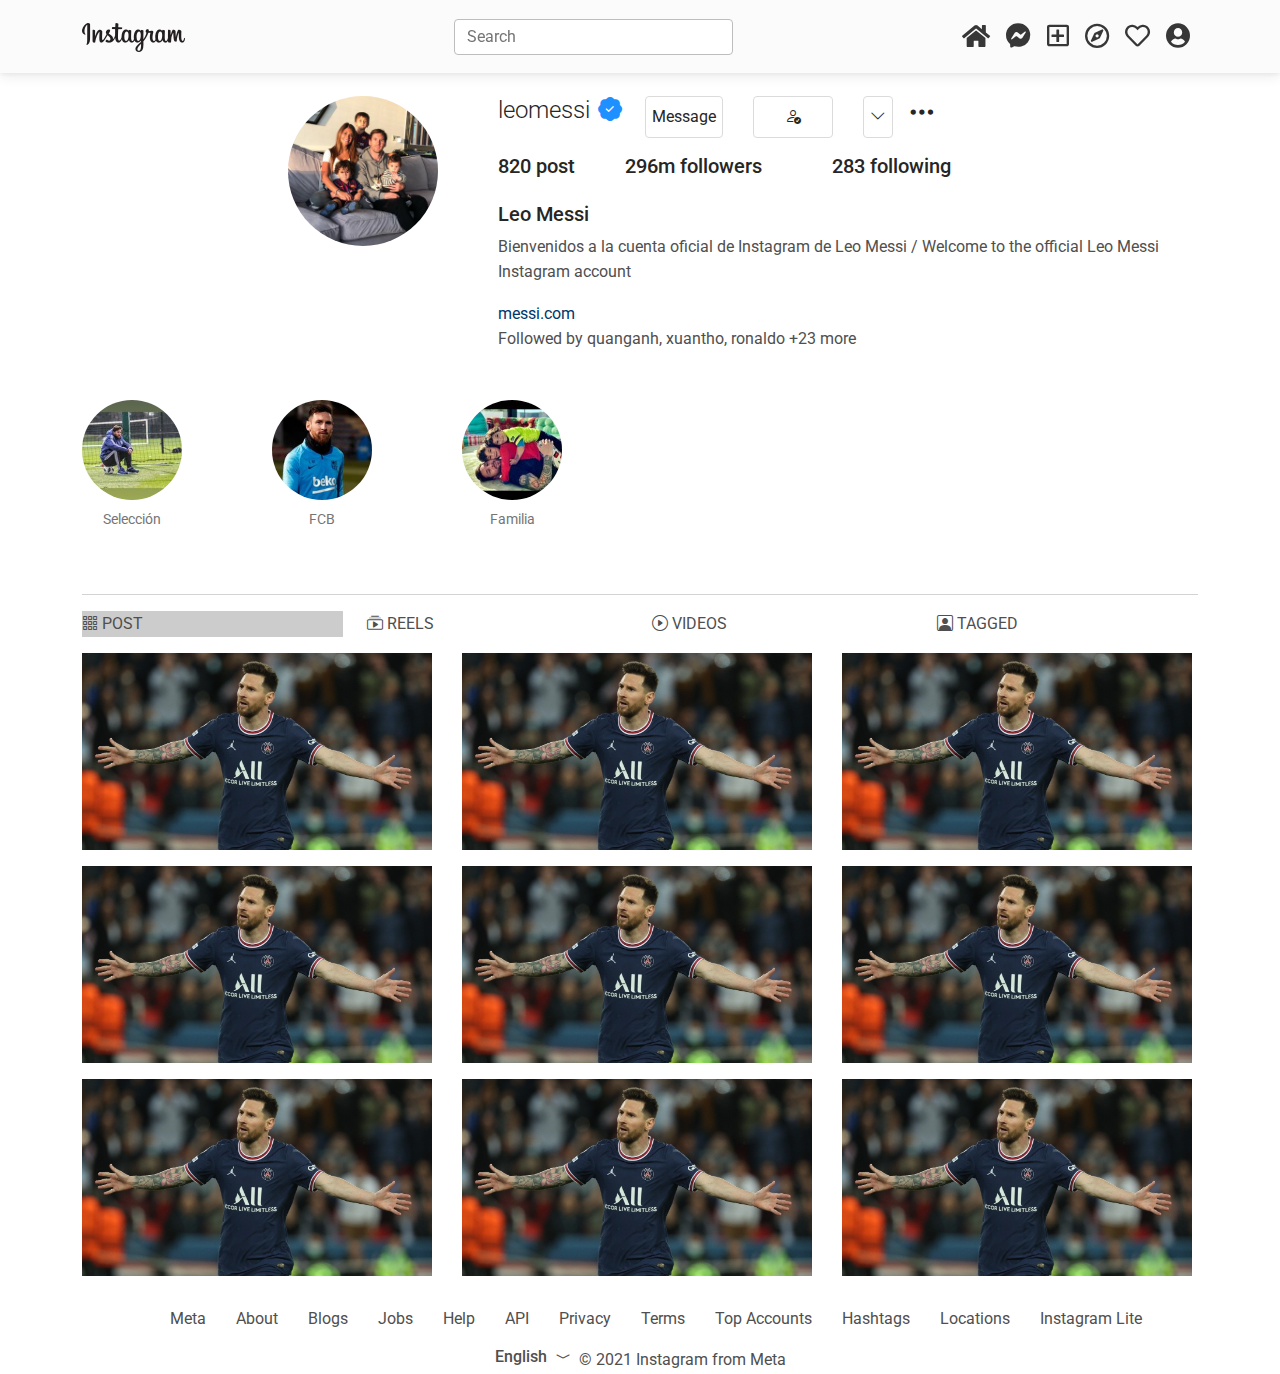
<file: user/leomessi.html>
<!doctype html>
<html lang="en">
    <head>
        <!-- Required meta tags -->
        <meta charset="utf-8">
        <meta name="viewport" content="width=device-width, initial-scale=1">
    
        <!-- Bootstrap CSS -->
        <link href="https://cdn.jsdelivr.net/npm/bootstrap@5.0.2/dist/css/bootstrap.min.css" rel="stylesheet" integrity="sha384-EVSTQN3/azprG1Anm3QDgpJLIm9Nao0Yz1ztcQTwFspd3yD65VohhpuuCOmLASjC" crossorigin="anonymous">
        <link rel="stylesheet" href="./access/css/profile.css" />
        <!-- Font Awesome -->
        <link
          href="https://cdnjs.cloudflare.com/ajax/libs/font-awesome/5.15.1/css/all.min.css"
          rel="stylesheet"
        />
        <!-- Google Fonts -->
        <link
          href="https://fonts.googleapis.com/css?family=Roboto:300,400,500,700&display=swap"
          rel="stylesheet"
        />
        <!-- MDB -->
        <link
          href="./access/css/mdb.min.css"
          rel="stylesheet"
        />
        <link rel="stylesheet" href="https://cdn.jsdelivr.net/npm/bootstrap-icons@1.7.2/font/bootstrap-icons.css">
    
        <title>Leomessi</title>
      </head>
  <body>
    <!-- for header -->
    
    <nav class="navbar fixed-top navbar-light bg-light">
        <div class="container">
         
            <div class="col-4">
              <a class="navbar-brand" href="#"><img src="./access/img/logo_instagram.png" alt=""></a>
            </div>
            <div class="col-3">
              <form class="d-flex input-group w-auto">
                <input
                  type="search"
                  class="form-control rounded"
                  placeholder="Search"
                  aria-label="Search"
                  aria-describedby="search-addon"
                />
            </div>
            <div class="col-5 justify-content-end d-flex">
              <a href="./index.html" class="icon p-2"><i class="fas fa-home"></i></a>
              <a href="./message.html" class="icon p-2"><i class="fab fa-facebook-messenger"></i></a>
              <a href="" class="icon p-2"><i class="far fa-plus-square"></i></a>
              <a href="" class="icon p-2"><i class="far fa-compass"></i></a>
              <a href="" class="icon p-2"><i class="far fa-heart"></i></a>
              <a href="" class="icon p-2"><i class="fas fa-user-circle"></i></a>
            </div>
        </div>
      </nav>
      <!-- for main -->
      <div class="container">
          <div class="messi_profile mt-5">
              <div class="row">
                  <div class="col-md-4 mt-5">
                    <p class="text-end"><img class="rounded-circle" style="width: 150px;" src="./access/img/leomessi.jpg" alt=""></p>
                  </div>
                  <div class="col-md-8 mt-5 px-5">
                      <div style="display: flex;" class="header_left">
                        <h4 class="fw-light" style="color: #262626;font-family: -apple-system, BlinkMacSystemFont, 'Segoe UI', Roboto, Oxygen, Ubuntu, Cantarell, 'Open Sans', 'Helvetica Neue', sans-serif;">leomessi<i style="color: #1E90FF;" class="bi bi-patch-check-fill px-2 "></i></h4>
                        <button style="margin: 0 15px;border-color: #dbdbdb; border-radius: 4px; border-style: solid; border-width: 1px; color: #262626; background-color: white;">Message</button>
                        <button style="width: 80px;margin: 0 15px;border-color: #dbdbdb; border-radius: 4px; border-style: solid; border-width: 1px; color: #262626; background-color: white;"><i class="bi bi-person-check"></i></button>
                        <button style="margin: 0 15px;border-color: #dbdbdb; border-radius: 4px; border-style: solid; border-width: 1px; color: #262626; background-color: white;"><i class="bi bi-chevron-down"></i></button>
                        <h3 style="color: #262626;"><i class="bi bi-three-dots"></i></h3>
                      </div>
                      <div style="display:flex;" class="header_left_2">
                        <h5 style="color: #262626;" class="mt-3">820 post</h5>
                        <h5 style="padding: 0 50px;color: #262626;" class="mt-3">296m followers</h5>
                        <h5 style="padding: 0 20px;color: #262626;" class="mt-3">283 following</h5>
                      </div>
                      <h5 style="color: #262626;" class="mt-3">Leo Messi</h5>
                      <p class="fw-normal">Bienvenidos a la cuenta oficial de Instagram de Leo Messi / Welcome to the official Leo Messi Instagram account</p>
                      <a style="color: #00376b;" href="">messi.com</a>
                      <p class="mb-5">Followed by quanganh, xuantho, ronaldo +23 more</p>
                  </div>
              </div>
              <div class="row">
                  <div class="col-md-2">
                    <figure class="figure">
                        <img style="cursor: pointer; width: 100px;" src="./access/img/1.jpg" class="figure-img img-fluid rounded-circle" alt="...">
                        <figcaption class="figure-caption text-center">Selección</figcaption>
                    </figure>
                  </div>
                  <div class="col-md-2">
                    <figure class="figure">
                        <img style="cursor: pointer; width: 100px;" src="./access/img/2.jpg" class="figure-img img-fluid rounded-circle" alt="...">
                        <figcaption class="figure-caption text-center">FCB</figcaption>
                    </figure>
                  </div>
                  <div class="col-md-2">
                    <figure class="figure">
                        <img style="cursor: pointer; width: 100px;" src="./access/img/3.jpg" class="figure-img img-fluid rounded-circle" alt="...">
                        <figcaption class="figure-caption text-center">Familia</figcaption>
                    </figure>
                  </div>
              </div>

          </div>
          <hr class="mt-5">
          <div class="tabs">
            <div class="row">
              <div class="col-3">
                <div class="tab-item active">
                  <i class="bi bi-grid-3x3-gap"></i>
                  POST
                </div>
              </div>
              <div class="col-3">
                <div class="tab-item">
                  <i class="bi bi-collection-play"></i>
                  REELS
                </div>
              </div>
             <div class="col-3">
              <div class="tab-item">
                <i class="bi bi-play-circle"></i>
                VIDEOS
              </div>
             </div>
             <div class="col-3">
              <div class="tab-item">
                <i class="bi bi-person-square"></i>
                TAGGED
              </div>
            </div>
              <div class="line"></div>
            </div>
            
          </div>
        
          <!-- Tab content -->
          <div class="tab-content">
            <div class="tab-pane active">
              <div class="row mt-3">
                <div class="col-md-4"><img class="gallery-item" style="width: 350px;cursor: pointer;" src="./access/img/messi1.jpg" alt=""></div>
                <div class="modal fade" id="gallery-modal" tabindex="-1" aria-labelledby="exampleModalLabel" aria-hidden="true">
                  <div class="modal-dialog modal-dialog-centered modal-xl">
                    <div class="modal-content">
                      <div class="modal-header">
                        <button type="button" class="btn-close" data-bs-dismiss="modal" aria-label="Close"></button>
                      </div>
                      <div class="modal-body">
                         <div class="row">
                           <div class="col-md-8">
                            <img style="width: 700px;" src="./access/img/messi.jpg" class="modal-img" alt="modal img">
                           </div>
                           <div class="col-md-4">
                            <img 
                            src="./access/img/messi.jpg"
                            style="border-radius: 50px;"
                            class="mt-3 mb-2"
                            height="28"
                            alt=""
                            loading="lazy"
                            />
                            <small class="fw-bold px-3">leomessi<i class="bi bi-patch-check-fill px-2 " style="color: #1E90FF;"></i></small>
                            <small>Verified
                              Solo puedo dar gracias por todo lo que me tocó vivir en este 2021. Más aún cuando mucha gente la pasó realmente mal por culpa del virus este de mierda que nunca se termina. Ojalá 2022 traiga mucha salud, que es lo que les deseo a todos para el nuevo año. Abrazo a todos!!!</small>
                            <div>
                              <img 
                            src="./access/img/ronaldo.jpg"
                            style="border-radius: 50px;"
                            class="mt-3 mb-2"
                            height="28"
                            alt=""
                            loading="lazy"
                            />
                            <small class="fw-bold px-3">cristiano<i class="bi bi-patch-check-fill px-2 " style="color: #1E90FF;"></i></small>
                            <small>Love you Leo</small>
                            <small><i style="color: red;" class="bi bi-heart-fill"></i></small>
                            <small><i style="color: red;" class="bi bi-heart-fill"></i></small>
                            <small><i style="color: red;" class="bi bi-heart-fill"></i></small>
                            
                            </div>
                            <hr style="color: gray;"> 
                            <i class="bi bi-heart"></i>
                            <i class="bi bi-chat px-3"></i>
                            <i class="bi bi-send-fill"></i>
                            <i style="float: right;" class="bi bi-bookmark"></i>
                            <div>
                              <img 
                            src="./access/img/ronaldo.jpg"
                            style="border-radius: 50px;"
                            class="mt-3 mb-2"
                            height="28"
                            alt=""
                            loading="lazy"
                            />
                              <small class="px-3">Liked by 
                                cristiano
                                 and 
                                9,479,221 others</small>
                            
                            </div>
                            <div class="input-group mb-3">
                              <span class="input-group-text"><i class="bi bi-emoji-smile"></i></span>
                              <input type="text" class="form-control" placeholder="Add a comment" aria-label="Amount (to the nearest dollar)">
                              <span style="color: rgb(0, 119, 255);cursor: pointer;" class="input-group-text">Post</span>
                              
                            </div>

                            
                           </div>
                         </div>
                      </div>
                    </div>
                  </div>
                </div>
                <div class="col-md-4"><img style="width: 350px;cursor: pointer;" src="./access/img/messi1.jpg" alt=""></div>
                <div class="col-md-4"><img style="width: 350px;cursor: pointer;" src="./access/img/messi1.jpg" alt=""></div>
              </div>
              <div class="row mt-3">
                <div class="col-md-4"><img style="width: 350px;cursor: pointer;" src="./access/img/messi1.jpg" alt=""></div>
                <div class="col-md-4"><img style="width: 350px;cursor: pointer;" src="./access/img/messi1.jpg" alt=""></div>
                <div class="col-md-4"><img style="width: 350px;cursor: pointer;" src="./access/img/messi1.jpg" alt=""></div>
              </div>
              <div class="row mt-3">
                <div class="col-md-4"><img style="width: 350px;cursor: pointer;" src="./access/img/messi1.jpg" alt=""></div>
                <div class="col-md-4"><img style="width: 350px;cursor: pointer;" src="./access/img/messi1.jpg" alt=""></div>
                <div class="col-md-4"><img style="width: 350px;cursor: pointer;" src="./access/img/messi1.jpg" alt=""></div>
              </div>
              <ul style="cursor: pointer;">
                <li>Meta</li>
                <li>About</li>
                <li>Blogs</li>
                <li>Jobs</li>
                <li>Help</li>
                <li>API</li>
                <li>Privacy</li>
                <li>Terms</li>
                <li>Top Accounts</li>
                <li>Hashtags</li>
                <li>Locations</li>
                <li>Instagram Lite</li>
              </ul>
              <div style="display: flex;justify-content: center;" class="About">
                <h6>English<i class="bi bi-chevron-compact-down px-2"></i></h6>
                &copy; 2021 Instagram from Meta
              </div>
            </div>
            <div class="tab-pane">
              <div class="row mt-3">
                <div class="col-md-4"><img style="width: 300px;cursor: pointer;" src="./access/img/messi2.jpg" alt=""></div>
                <div class="col-md-4"><img style="width: 300px;cursor: pointer;" src="./access/img/messi2.jpg" alt=""></div>
                <div class="col-md-4"><img style="width: 300px;cursor: pointer;" src="./access/img/messi2.jpg" alt=""></div>
                <ul style="cursor: pointer;">
                  <li>Meta</li>
                  <li>About</li>
                  <li>Blogs</li>
                  <li>Jobs</li>
                  <li>Help</li>
                  <li>API</li>
                  <li>Privacy</li>
                  <li>Terms</li>
                  <li>Top Accounts</li>
                  <li>Hashtags</li>
                  <li>Locations</li>
                  <li>Instagram Lite</li>
                </ul>
                <div style="display: flex;justify-content: center;" class="About">
                  <h6>English<i class="bi bi-chevron-compact-down px-2"></i></h6>
                  &copy; 2021 Instagram from Meta
                </div>
              </div>
            </div>
            <div class="tab-pane">
              <div class="row mt-3">
                <div class="col-md-4"><img style="width: 350px;cursor: pointer;" src="./access/img/messi3.jpeg" alt=""></div>
                <div class="col-md-4"><img style="width: 350px;cursor: pointer;" src="./access/img/messi3.jpeg" alt=""></div>
                <div class="col-md-4"><img style="width: 350px;cursor: pointer;" src="./access/img/messi3.jpeg" alt=""></div>
              </div>
              <div class="row mt-3">
                <div class="col-md-4"><img style="width: 350px;cursor: pointer;" src="./access/img/messi3.jpeg" alt=""></div>
                <div class="col-md-4"><img style="width: 350px;cursor: pointer;" src="./access/img/messi3.jpeg" alt=""></div>
                <div class="col-md-4"><img style="width: 350px;cursor: pointer;" src="./access/img/messi3.jpeg" alt=""></div>
              </div>
              <div class="row mt-3">
                <div class="col-md-4"><img style="width: 350px;cursor: pointer;" src="./access/img/messi3.jpeg" alt=""></div>
                <div class="col-md-4"><img style="width: 350px;cursor: pointer;" src="./access/img/messi3.jpeg" alt=""></div>
                <div class="col-md-4"><img style="width: 350px;cursor: pointer;" src="./access/img/messi3.jpeg" alt=""></div>
              </div>
              <ul style="cursor: pointer;">
                <li>Meta</li>
                <li>About</li>
                <li>Blogs</li>
                <li>Jobs</li>
                <li>Help</li>
                <li>API</li>
                <li>Privacy</li>
                <li>Terms</li>
                <li>Top Accounts</li>
                <li>Hashtags</li>
                <li>Locations</li>
                <li>Instagram Lite</li>
              </ul>
              <div style="display: flex;justify-content: center;" class="About">
                <h6>English<i class="bi bi-chevron-compact-down px-2"></i></h6>
                &copy; 2021 Instagram from Meta
              </div>
            </div>
            <div class="tab-pane">
              <div class="row mt-3">
                <div class="col-md-4"><img style="width: 350px;cursor: pointer;" src="./access/img/messi4.jpg" alt=""></div>
                <div class="col-md-4"><img style="width: 350px;cursor: pointer;" src="./access/img/messi4.jpg" alt=""></div>
                <div class="col-md-4"><img style="width: 350px;cursor: pointer;" src="./access/img/messi4.jpg" alt=""></div>
              </div>
              <div class="row mt-3">
                <div class="col-md-4"><img style="width: 350px;cursor: pointer;" src="./access/img/messi4.jpg" alt=""></div>
                <div class="col-md-4"><img style="width: 350px;cursor: pointer;" src="./access/img/messi4.jpg" alt=""></div>
                <div class="col-md-4"><img style="width: 350px;cursor: pointer;" src="./access/img/messi4.jpg" alt=""></div>
              </div>
              <div class="row mt-3">
                <div class="col-md-4"><img style="width: 350px;cursor: pointer;" src="./access/img/messi4.jpg" alt=""></div>
                <div class="col-md-4"><img style="width: 350px;cursor: pointer;" src="./access/img/messi4.jpg" alt=""></div>
                <div class="col-md-4"><img style="width: 350px;cursor: pointer;" src="./access/img/messi4.jpg" alt=""></div>
              </div>
              <ul style="cursor: pointer;">
                <li>Meta</li>
                <li>About</li>
                <li>Blogs</li>
                <li>Jobs</li>
                <li>Help</li>
                <li>API</li>
                <li>Privacy</li>
                <li>Terms</li>
                <li>Top Accounts</li>
                <li>Hashtags</li>
                <li>Locations</li>
                <li>Instagram Lite</li>
              </ul>
              <div style="display: flex;justify-content: center;" class="About">
                <h6>English<i class="bi bi-chevron-compact-down px-2"></i></h6>
                &copy; 2021 Instagram from Meta
              </div>
            </div>
          </div>
      </div>

      </div>

    <!-- Optional JavaScript; choose one of the two! -->

    <!-- Option 1: Bootstrap Bundle with Popper -->
    <script src="https://cdn.jsdelivr.net/npm/bootstrap@5.1.3/dist/js/bootstrap.bundle.min.js" integrity="sha384-ka7Sk0Gln4gmtz2MlQnikT1wXgYsOg+OMhuP+IlRH9sENBO0LRn5q+8nbTov4+1p" crossorigin="anonymous"></script>
    <script src="access/js/leomessi.js"></script>

    <!-- Option 2: Separate Popper and Bootstrap JS -->
    <!--
    <script src="https://cdn.jsdelivr.net/npm/@popperjs/core@2.10.2/dist/umd/popper.min.js" integrity="sha384-7+zCNj/IqJ95wo16oMtfsKbZ9ccEh31eOz1HGyDuCQ6wgnyJNSYdrPa03rtR1zdB" crossorigin="anonymous"></script>
    <script src="https://cdn.jsdelivr.net/npm/bootstrap@5.1.3/dist/js/bootstrap.min.js" integrity="sha384-QJHtvGhmr9XOIpI6YVutG+2QOK9T+ZnN4kzFN1RtK3zEFEIsxhlmWl5/YESvpZ13" crossorigin="anonymous"></script>
    -->
  </body>
</html>
</file>
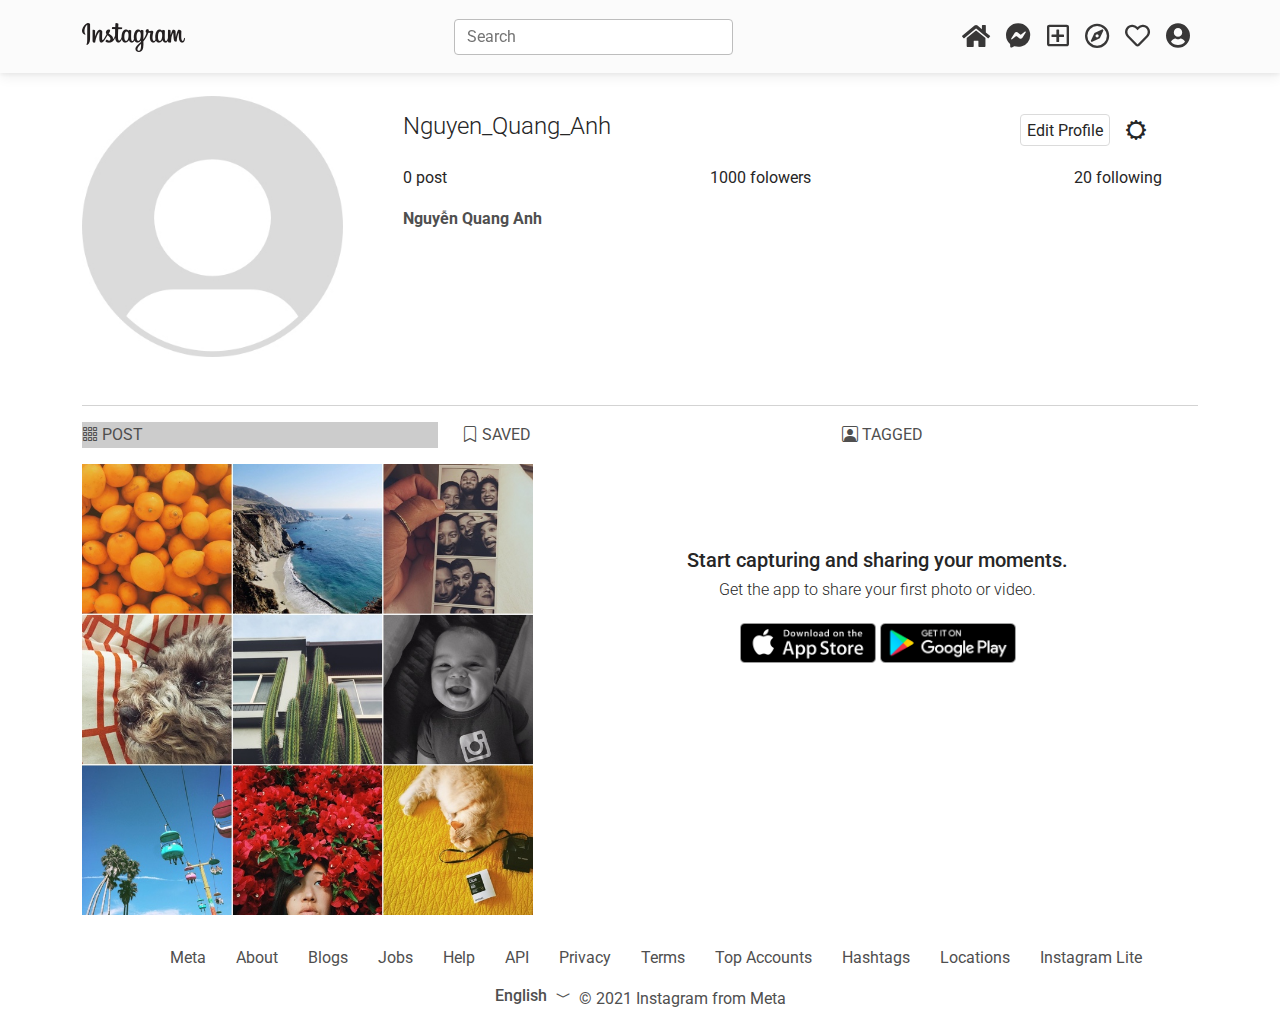
<file: user/profile.html>
<!doctype html>
<html lang="en">
  <head>
    <!-- Required meta tags -->
    <meta charset="utf-8">
    <meta name="viewport" content="width=device-width, initial-scale=1">

    <!-- Bootstrap CSS -->
    <link href="https://cdn.jsdelivr.net/npm/bootstrap@5.0.2/dist/css/bootstrap.min.css" rel="stylesheet" integrity="sha384-EVSTQN3/azprG1Anm3QDgpJLIm9Nao0Yz1ztcQTwFspd3yD65VohhpuuCOmLASjC" crossorigin="anonymous">
    <link rel="stylesheet" href="./access/css/profile.css" />
    <!-- Font Awesome -->
    <link
      href="https://cdnjs.cloudflare.com/ajax/libs/font-awesome/5.15.1/css/all.min.css"
      rel="stylesheet"
    />
    <!-- Google Fonts -->
    <link
      href="https://fonts.googleapis.com/css?family=Roboto:300,400,500,700&display=swap"
      rel="stylesheet"
    />
    <!-- MDB -->
    <link
      href="./access/css/mdb.min.css"
      rel="stylesheet"
    />
    <link rel="stylesheet" href="https://cdn.jsdelivr.net/npm/bootstrap-icons@1.7.2/font/bootstrap-icons.css">

    <title>Profile</title>
  </head>
  <body>
    <!-- for header -->
    
    <nav class="navbar fixed-top navbar-light bg-light">
        <div class="container">
         
            <div class="col-4">
              <a class="navbar-brand" href="#"><img src="./access/img/logo_instagram.png" alt=""></a>
            </div>
            <div class="col-3">
              <form class="d-flex input-group w-auto">
                <input
                  type="search"
                  class="form-control rounded"
                  placeholder="Search"
                  aria-label="Search"
                  aria-describedby="search-addon"
                />
            </div>
            <div class="col-5 justify-content-end d-flex">
              <a href="./index.html" class="icon p-2"><i class="fas fa-home"></i></a>
              <a href="./message.html" class="icon p-2"><i class="fab fa-facebook-messenger"></i></a>
              <a href="" class="icon p-2"><i class="far fa-plus-square"></i></a>
              <a href="" class="icon p-2"><i class="far fa-compass"></i></a>
              <a href="" class="icon p-2"><i class="far fa-heart"></i></a>
              <a href="" class="icon p-2"><i class="fas fa-user-circle"></i></a>
            </div>
        </div>
      </nav>
      <!-- for main -->
      <div class="container">
          <div class="info mt-5">
            <div class="row">
                <div class="col-3">
                    <img class="mt-5 img-fluid" src="./access/img/profile.jpg" alt="">
                </div>
                <div class="col-9 px-5 mt-3 d-flex flex-column">
                    <div class="d-flex align-items-center justify-content-between">
                        <h2 style="font-family: -apple-system, BlinkMacSystemFont, 'Segoe UI', Roboto, Oxygen, Ubuntu, Cantarell, 'Open Sans', 'Helvetica Neue', sans-serif; color: #262626; font-weight: 300;" class="mt-5 fw-light fs-4">Nguyen_Quang_Anh</h2>
                        <div class="mt-5 d-flex">
                            <button style="border-color: #dbdbdb; border-radius: 4px; border-style: solid; border-width: 1px; color: #262626; background-color: white;">Edit Profile</button>
                            <i style="color: #262626;" class="bi bi-gear-wide fs-5 px-3"></i>
                        </div>
                    </div>
                    <div class="d-flex justify-content-between">
                        <div class="mt-3 ">
                            <p style="color: #262626;" class="fs-6">0 post</p>
                        </div>
                        <div class="mt-3 ">
                            <p style="color: #262626;" class="fs-6">1000 folowers</p>
                        </div>
                        <div class="mt-3 ">
                            <p style="color: #262626;" class="fs-6">20 following</p>
                        </div>
                    </div>
                    <strong>Nguyễn Quang Anh</strong>
                </div>
            </div> 
          </div>
          <hr class="mt-5">
          <div class="tabs">
            <div class="row">
              <div class="col-4">
                <div class="tab-item active">
                  <i class="bi bi-grid-3x3-gap"></i>
                  POST
                </div>
              </div>
              <div class="col-4">
                <div class="tab-item">
                  <i class="bi bi-bookmark"></i>
                  SAVED
                </div>
              </div>
             <div class="col-4">
              <div class="tab-item">
                <i class="bi bi-person-square"></i>
                TAGGED
              </div>
             </div>
              <div class="line"></div>
            </div>
            
          </div>
        
          <!-- Tab content -->
          <div class="tab-content">
            <div class="tab-pane active">
              <div class="row">
                <div class="col-md-5 mt-3">
                  <img class="img-fluid" src="./access/img/gallery.jpg" alt="">
                </div>
                <div class="col-md-7">
                  <div class="d-flex flex-column align-items-center">
                  <h5 style="color: #262626; margin-top: 100px;">Start capturing and sharing your moments.</h5>
                  <h6 class="fw-light px-3" style="color: #262626;">Get the app to share your first photo or video.</h6>
                  <div class="store mt-3 px-5">
                    <img style="width: 136px;" src="./access/img/ios.png" alt="">
                    <img style="width:136px;" src="./access/img/android.png" alt="">
                  </div>
                  </div>
                </div>
              </div>
            </div>
            <div class="tab-pane">
              <div class="row">
                <div class="col-md-4 mt-5"><p>Only you can see what you've saved</p></div>
                <div style="margin-top: 200px;" class="col-md-4">
                  <p style="text-align: center;"><img style="width: 100px;"src="./access/img/bookmarks.jpg" alt=""></p>
                  <h3 style="text-align: center;">Save</h3>
                  <p style="text-align: center;">Save photos and videos that you want to see again. No one is notified, and only you can see what you've saved.</p>
                </div>
                <div class="col-md-4 mt-5"><p style="color: rgb(0, 153, 255);">+ New Collection</p></div>
              </div>
            </div>
            <div class="tab-pane">
              <p style="text-align: center;"><img style="width: 100px;margin-top: 100px;" src="./access/img/square.png" alt=""></p>
              <h4 style="text-align: center;">Photos of you</h4>
              <p style="text-align: center;">When people tag you in photos, they'll appear here.</p>
            </div>
          </div>
      </div>
      <!-- for footer -->
      <footer>
        <ul style="cursor: pointer;">
          <li>Meta</li>
          <li>About</li>
          <li>Blogs</li>
          <li>Jobs</li>
          <li>Help</li>
          <li>API</li>
          <li>Privacy</li>
          <li>Terms</li>
          <li>Top Accounts</li>
          <li>Hashtags</li>
          <li>Locations</li>
          <li>Instagram Lite</li>
        </ul>
        <div style="display: flex;justify-content: center;" class="About">
          <h6>English<i class="bi bi-chevron-compact-down px-2"></i></h6>
          &copy; 2021 Instagram from Meta
        </div>
        </div>
      </footer>

    <!-- Optional JavaScript; choose one of the two! -->

    <!-- Option 1: Bootstrap Bundle with Popper -->
    <script src="https://cdn.jsdelivr.net/npm/bootstrap@5.0.2/dist/js/bootstrap.bundle.min.js" integrity="sha384-MrcW6ZMFYlzcLA8Nl+NtUVF0sA7MsXsP1UyJoMp4YLEuNSfAP+JcXn/tWtIaxVXM" crossorigin="anonymous"></script>
    <script src="access/js/profile.js"></script>
    <!-- Option 2: Separate Popper and Bootstrap JS -->
    <!--
    <script src="https://cdn.jsdelivr.net/npm/@popperjs/core@2.9.2/dist/umd/popper.min.js" integrity="sha384-IQsoLXl5PILFhosVNubq5LC7Qb9DXgDA9i+tQ8Zj3iwWAwPtgFTxbJ8NT4GN1R8p" crossorigin="anonymous"></script>
    <script src="https://cdn.jsdelivr.net/npm/bootstrap@5.0.2/dist/js/bootstrap.min.js" integrity="sha384-cVKIPhGWiC2Al4u+LWgxfKTRIcfu0JTxR+EQDz/bgldoEyl4H0zUF0QKbrJ0EcQF" crossorigin="anonymous"></script>
    -->
  </body>
</html>
</file>
<file: user/access/css/profile.css>
.icon{
    font-size: 25px;
}
.tabs{
  cursor: pointer;
}
.tab-item.active {
  background-color: #ccc;
}
ul{
  display: flex;
  justify-content: center;
}
li{
  margin: 0 15px;
  margin-top: 30px;
  list-style: none;
}
/* .tabs .line {
  position: absolute;
  left: 0;
  bottom: 0;
  width: 0;
  height: 6px;
  border-radius: 15px;
  background-color: #c23564;
  transition: all 0.2s ease;
} */
 /* .tabs {
    display: flex;
    position: relative;
  }
  .tabs .line {
    position: absolute;
    left: 0;
    bottom: 0;
    width: 0;
    height: 6px;
    border-radius: 15px;
    background-color: #c23564;
    transition: all 0.2s ease;
  }
  .tab-item {
    min-width: 80px;
    padding: 16px 20px 11px 20px;
    font-size: 20px;
    text-align: center;
    color: #c23564;
    background-color: #fff;
    border-top-left-radius: 5px;
    border-top-right-radius: 5px;
    border-bottom: 5px solid transparent;
    opacity: 0.6;
    cursor: pointer;
    transition: all 0.5s ease;
  }
  .tab-icon {
    font-size: 24px;
    width: 32px;
    position: relative;
    top: 2px;
  }
  .tab-item:hover {
    opacity: 1;
    background-color: rgba(194, 53, 100, 0.05);
    border-color: rgba(194, 53, 100, 0.1);
  }
  .tab-item.active {
    opacity: 1;
  }
  .tab-content {
    padding: 28px 0;
  }
  .tab-pane {
    color: #333;
    display: none;
  }
  .tab-pane.active {
    display: block;
  }
  .tab-pane h2 {
    font-size: 24px;
    margin-bottom: 8px;
  }
   */
</file>
